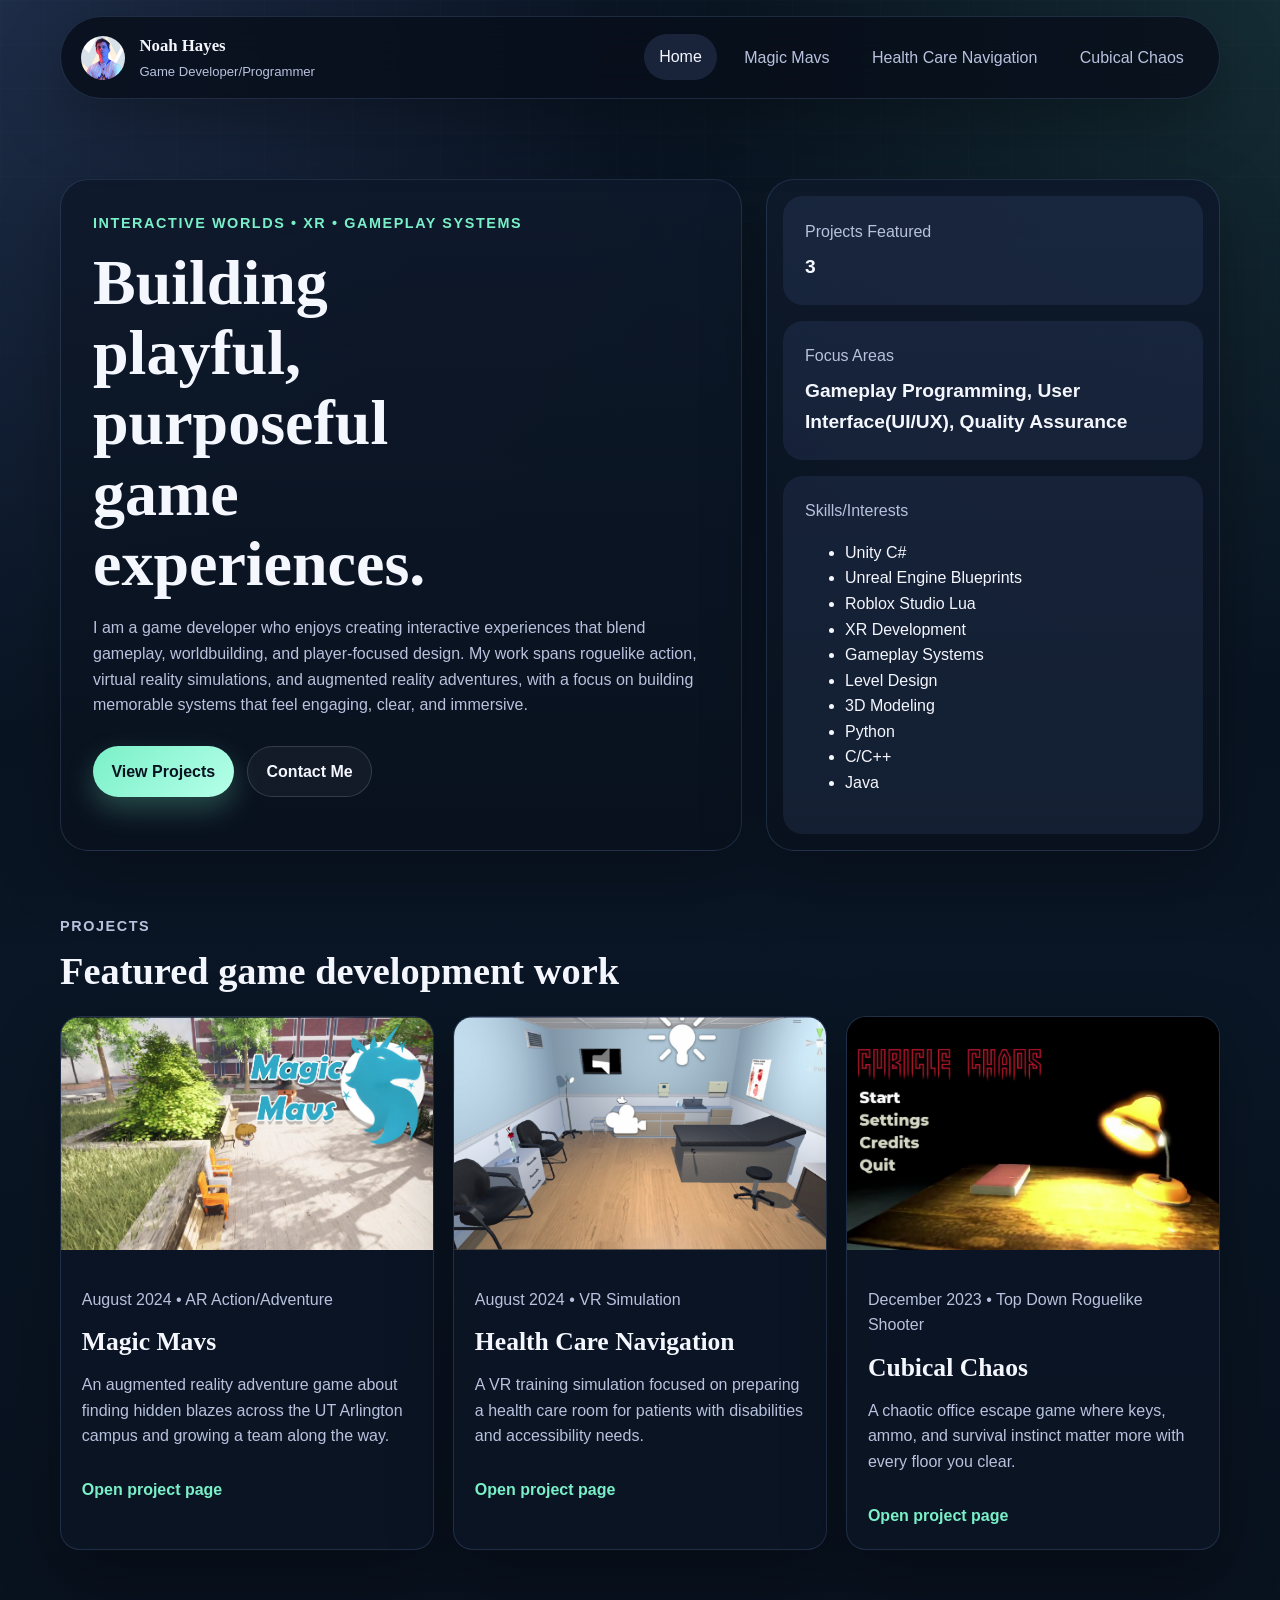
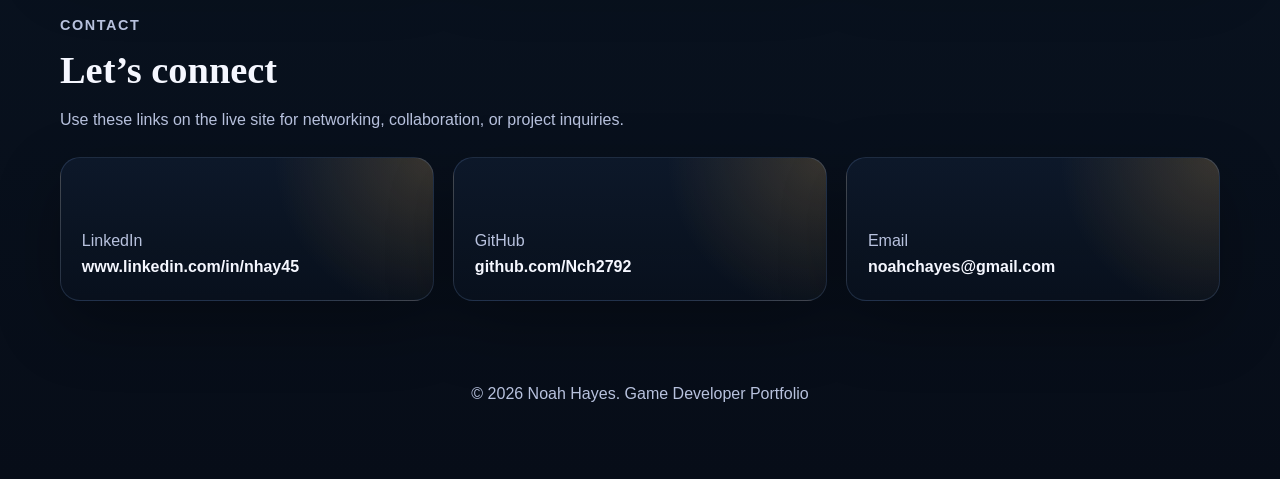
<file: Personal Website/index.html>
<!DOCTYPE html>
<html lang="en">
<head>
  <meta charset="UTF-8">
  <meta name="viewport" content="width=device-width, initial-scale=1.0">
  <title>Noah Hayes | Game Development Portfolio</title>
  <meta
    name="description"
    content="Portfolio website template for Noah Hayes featuring game development projects, media placeholders, and contact information."
  >
  <link rel="stylesheet" href="styles.css">
  <script src="script.js" defer></script>
</head>
<body data-page="home">
  <div class="site-shell">
    <header class="site-header">
      <a class="brand" href="index.html">
        <!-- <span class="brand-mark">NH</span> -->
        <img src="assets/images/player.png" alt="Noah Hayes" class="profile-pic">
        <span class="brand-text">
          <strong>Noah Hayes</strong>
          <span>Game Developer/Programmer</span>
        </span>
      </a>

      <button class="menu-toggle" type="button" aria-expanded="false" aria-controls="site-nav">
        Menu
      </button>

      <nav class="site-nav" id="site-nav" aria-label="Primary">
        <a href="index.html">Home</a>
        <a href="magic-mavs.html">Magic Mavs</a>
        <a href="health-care-navigation.html">Health Care Navigation</a>
        <a href="cubical-chaos.html">Cubical Chaos</a>
      </nav>
    </header>

    <main>
      <section class="hero hero-home">
        <div class="hero-copy reveal">
          <p class="eyebrow">Interactive Worlds • XR • Gameplay Systems</p>
          <h1>Building playful, purposeful game experiences.</h1>
          <p class="hero-text">
            <!-- Edit this paragraph anytime to update your bio on the homepage. -->
            I am a game developer who enjoys creating interactive experiences that blend gameplay,
            worldbuilding, and player-focused design. My work spans roguelike action, virtual
            reality simulations, and augmented reality adventures, with a focus on building
            memorable systems that feel engaging, clear, and immersive.
          </p>

          <div class="hero-actions">
            <a class="button button-primary" href="#projects">View Projects</a>
            <a class="button button-secondary" href="#contact">Contact Me</a>
          </div>
        </div>

        <div class="hero-panel reveal">
          <div class="hero-stat-card">
            <span>Projects Featured</span>
            <strong>3</strong>
          </div>
          <div class="hero-stat-card">
            <span>Focus Areas</span>
            <strong>Gameplay Programming, User Interface(UI/UX), Quality Assurance</strong>
          </div>
          <div class="hero-stat-card">
            <span>Skills/Interests</span>
            <!--<strong>New screenshots and videos</strong>-->
            <ul>
              <li>Unity C#</li>
              <li>Unreal Engine Blueprints</li>
              <li>Roblox Studio Lua</li>
              <li>XR Development</li>
              <li>Gameplay Systems</li>
              <li>Level Design</li>
              <li>3D Modeling</li>
              <li>Python</li>
              <li>C/C++</li>
              <li>Java</li>
            </ul>
          </div>
        </div>
      </section>

      <section class="section" id="projects">
        <div class="section-heading reveal">
          <p class="eyebrow">Projects</p>
          <h2>Featured game development work</h2>
          <!-- <p>
            Each project page already includes placeholder media, overview text, and a structure
            you can expand anytime.
          </p> -->
        </div>

        <div class="project-grid">
          <article class="project-card reveal">
            <img
              src="assets/images/magicmavs.png"
              alt="Magic Mavs placeholder cover art"
              class="project-thumb"
            >
            <div class="project-card-body">
              <p class="project-meta">August 2024 • AR Action/Adventure</p>
              <h3>Magic Mavs</h3>
              <p>
                An augmented reality adventure game about finding hidden blazes across the UT Arlington campus and
                growing a team along the way.
              </p>
              <a class="text-link" href="magic-mavs.html">Open project page</a>
            </div>
          </article>

          <article class="project-card reveal">
            <img
              src="assets/images/healthcarenavigation.png"
              alt="Health Care Navigation placeholder cover art"
              class="project-thumb"
            >
            <div class="project-card-body">
              <p class="project-meta">August 2024 • VR Simulation</p>
              <h3>Health Care Navigation</h3>
              <p>
                A VR training simulation focused on preparing a health care room for patients with
                disabilities and accessibility needs.
              </p>
              <a class="text-link" href="health-care-navigation.html">Open project page</a>
            </div>
          </article>

          <article class="project-card reveal">
            <img
              src="assets/images/cubicalchaos.png"
              alt="Cubical Chaos placeholder cover art"
              class="project-thumb"
            >
            <div class="project-card-body">
              <p class="project-meta">December 2023 • Top Down Roguelike Shooter</p>
              <h3>Cubical Chaos</h3>
              <p>
                A chaotic office escape game where keys, ammo, and survival instinct matter more
                with every floor you clear.
              </p>
              <a class="text-link" href="cubical-chaos.html">Open project page</a>
            </div>
          </article>
        </div>
      </section>

      <section class="section section-contact" id="contact">
        <div class="section-heading reveal">
          <p class="eyebrow">Contact</p>
          <h2>Let’s connect</h2>
          <p>Use these links on the live site for networking, collaboration, or project inquiries.</p>
        </div>

        <div class="contact-grid">
          <a class="contact-card reveal" href="https://www.linkedin.com/in/nhay45" target="_blank" rel="noreferrer">
            <span class="contact-label">LinkedIn</span>
            <strong>www.linkedin.com/in/nhay45</strong>
          </a>
          <a class="contact-card reveal" href="https://github.com/Nch2792" target="_blank" rel="noreferrer">
            <span class="contact-label">GitHub</span>
            <strong>github.com/Nch2792</strong>
          </a>
          <a class="contact-card reveal" href="mailto:noahchayes@gmail.com">
            <span class="contact-label">Email</span>
            <strong>noahchayes@gmail.com</strong>
          </a>
        </div>
      </section>
    </main>

    <footer class="site-footer">
      <p>© <span id="current-year"></span> Noah Hayes. Game Developer Portfolio</p>
    </footer>
  </div>
</body>
</html>
</file>
<file: Personal Website/styles.css>
:root {
  --bg: #09111d;
  --bg-soft: #101b2f;
  --surface: rgba(12, 21, 37, 0.82);
  --surface-strong: rgba(15, 27, 46, 0.94);
  --surface-border: rgba(143, 185, 255, 0.16);
  --text: #f5f7ff;
  --muted: #b8c2de;
  --accent: #7af0c8;
  --accent-strong: #ffb84d;
  --accent-secondary: #84a8ff;
  --shadow: 0 24px 65px rgba(0, 0, 0, 0.3);
  --radius-xl: 28px;
  --radius-lg: 20px;
  --radius-md: 14px;
  --content-width: 1160px;
}

* {
  box-sizing: border-box;
}

html {
  scroll-behavior: smooth;
}

body {
  margin: 0;
  min-height: 100vh;
  font-family: "Trebuchet MS", "Segoe UI", sans-serif;
  color: var(--text);
  background:
    radial-gradient(circle at top left, rgba(132, 168, 255, 0.18), transparent 30%),
    radial-gradient(circle at top right, rgba(122, 240, 200, 0.12), transparent 28%),
    linear-gradient(180deg, #07111f 0%, #0a1625 50%, #070d18 100%);
  line-height: 1.6;
}

body::before {
  content: "";
  position: fixed;
  inset: 0;
  pointer-events: none;
  background-image:
    linear-gradient(rgba(255, 255, 255, 0.025) 1px, transparent 1px),
    linear-gradient(90deg, rgba(255, 255, 255, 0.025) 1px, transparent 1px);
  background-size: 44px 44px;
  mask-image: linear-gradient(180deg, rgba(0, 0, 0, 0.55), transparent 85%);
}

a {
  color: inherit;
  text-decoration: none;
}

img {
  display: block;
  max-width: 100%;
}

.site-shell {
  width: min(calc(100% - 2rem), var(--content-width));
  margin: 0 auto;
  padding-bottom: 2.5rem;
}

.site-header {
  position: sticky;
  top: 0.75rem;
  z-index: 10;
  display: flex;
  align-items: center;
  justify-content: space-between;
  gap: 1rem;
  margin-top: 1rem;
  padding: 1rem 1.25rem;
  border: 1px solid var(--surface-border);
  border-radius: 999px;
  background: rgba(8, 14, 26, 0.82);
  backdrop-filter: blur(18px);
  box-shadow: var(--shadow);
}

.brand {
  display: inline-flex;
  align-items: center;
  gap: 0.9rem;
}

.brand-mark {
  display: grid;
  place-items: center;
  width: 2.75rem;
  height: 2.75rem;
  border-radius: 50%;
  background: linear-gradient(135deg, var(--accent-secondary), var(--accent));
  color: #07111f;
  font-weight: 800;
  letter-spacing: 0.05em;
}

.profile-pic {
  width: 2.75rem;
  height: 2.75rem;
  border-radius: 50%;
  position: relative;
  object-fit: cover;
  object-position: 10% 10%;
}

.brand-text {
  display: grid;
  gap: 0.1rem;
}

.brand-text strong {
  font-family: Georgia, "Times New Roman", serif;
  font-size: 1.05rem;
}

.brand-text span {
  font-size: 0.82rem;
  color: var(--muted);
}

.site-nav {
  display: flex;
  align-items: center;
  gap: 0.75rem;
}

.site-nav a {
  padding: 0.65rem 0.95rem;
  color: var(--muted);
  border-radius: 999px;
  transition: background-color 180ms ease, color 180ms ease, transform 180ms ease;
}

.site-nav a:hover,
.site-nav a.is-active {
  color: var(--text);
  background: rgba(132, 168, 255, 0.14);
  transform: translateY(-1px);
}

.menu-toggle {
  display: none;
  border: 0;
  border-radius: 999px;
  padding: 0.75rem 1rem;
  color: var(--text);
  background: rgba(132, 168, 255, 0.14);
  font: inherit;
}

.hero,
.project-hero {
  display: grid;
  grid-template-columns: minmax(0, 1.2fr) minmax(280px, 0.8fr);
  gap: 1.5rem;
  align-items: stretch;
  padding: 5rem 0 2rem;
}

.hero-copy,
.hero-panel,
.project-hero-copy,
.project-hero-image {
  border: 1px solid var(--surface-border);
  border-radius: var(--radius-xl);
  background: linear-gradient(180deg, rgba(14, 25, 43, 0.9), rgba(9, 17, 29, 0.88));
  box-shadow: var(--shadow);
  object-position: 94% 10%;
}

.hero-copy,
.hero-panel,
.project-hero-copy,
.project-hero-image-magic-mavs {
  border: 1px solid var(--surface-border);
  border-radius: var(--radius-xl);
  background: linear-gradient(180deg, rgba(14, 25, 43, 0.9), rgba(9, 17, 29, 0.88));
  box-shadow: var(--shadow);
  object-position: 90% 10%;
}

.hero-copy,
.hero-panel,
.project-hero-copy,
.project-hero-image-magic-mavs {
  border: 1px solid var(--surface-border);
  border-radius: var(--radius-xl);
  background: linear-gradient(180deg, rgba(14, 25, 43, 0.9), rgba(9, 17, 29, 0.88));
  box-shadow: var(--shadow);
  object-position: 90% 10%;
}

.hero-copy,
.hero-panel,
.project-hero-copy,
.project-hero-image-health-care {
  border: 1px solid var(--surface-border);
  border-radius: var(--radius-xl);
  background: linear-gradient(180deg, rgba(14, 25, 43, 0.9), rgba(9, 17, 29, 0.88));
  box-shadow: var(--shadow);
  object-position: 50% 10%;
}

.hero-copy,
.project-hero-copy {
  padding: 2rem;
}

.hero-panel {
  display: grid;
  gap: 1rem;
  padding: 1rem;
}

/* .hero-panel .hero-stat-card:nth-child(2) {
  transform: translateX(1.2rem);
}

.hero-panel .hero-stat-card:nth-child(3) {
  transform: translateX(2.4rem);
} */

.hero-stat-card {
  padding: 1.4rem;
  border-radius: var(--radius-lg);
  background: rgba(132, 168, 255, 0.09);
}

.hero-stat-card span,
.project-meta,
.contact-label,
.project-details span {
  color: var(--muted);
}

.hero-stat-card strong {
  display: block;
  margin-top: 0.45rem;
  font-size: 1.2rem;
}

.eyebrow {
  margin: 0 0 0.75rem;
  color: var(--accent);
  font-size: 0.9rem;
  font-weight: 700;
  letter-spacing: 0.11em;
  text-transform: uppercase;
}

h1,
h2,
h3 {
  margin: 0;
  font-family: Georgia, "Times New Roman", serif;
  line-height: 1.1;
}

h1 {
  font-size: clamp(2.7rem, 5vw, 4.7rem);
  max-width: 11ch;
}

h2 {
  font-size: clamp(2rem, 3vw, 3rem);
}

h3 {
  font-size: 1.6rem;
}

.hero-text,
.project-description,
.section-heading p,
.project-card-body p {
  max-width: 68ch;
  color: var(--muted);
}

.hero-actions {
  display: flex;
  flex-wrap: wrap;
  gap: 0.85rem;
  margin-top: 1.75rem;
}

.button {
  display: inline-flex;
  align-items: center;
  justify-content: center;
  min-height: 3rem;
  padding: 0.75rem 1.15rem;
  border-radius: 999px;
  font-weight: 700;
  transition: transform 180ms ease, box-shadow 180ms ease, background-color 180ms ease;
}

.button:hover {
  transform: translateY(-2px);
}

.button-primary {
  color: #07111f;
  background: linear-gradient(135deg, var(--accent), #b5ffe8);
  box-shadow: 0 12px 28px rgba(122, 240, 200, 0.26);
}

.button-secondary {
  border: 1px solid rgba(255, 255, 255, 0.14);
  background: rgba(255, 255, 255, 0.04);
}

.section {
  padding: 2rem 0;
}

.section-heading {
  margin-bottom: 1.5rem;
}

.project-grid,
.contact-grid,
.media-grid {
  display: grid;
  gap: 1.2rem;
}

.project-grid {
  grid-template-columns: repeat(3, minmax(0, 1fr));
}

.contact-grid {
  grid-template-columns: repeat(3, minmax(0, 1fr));
}

.media-grid-images {
  grid-template-columns: repeat(2, minmax(0, 1fr));
}

.project-card,
.contact-card,
.media-card {
  overflow: hidden;
  border: 1px solid var(--surface-border);
  border-radius: var(--radius-lg);
  background: var(--surface);
  box-shadow: var(--shadow);
}

.project-thumb {
  aspect-ratio: 16 / 10;
  width: 100%;
  object-fit: cover;
}

.project-card-body,
.contact-card {
  padding: 1.3rem;
}

.contact-card {
  min-height: 9rem;
  display: grid;
  align-content: end;
  background:
    radial-gradient(circle at top right, rgba(255, 184, 77, 0.18), transparent 40%),
    linear-gradient(180deg, rgba(14, 25, 43, 0.92), rgba(9, 17, 29, 0.88));
}

.text-link {
  display: inline-flex;
  margin-top: 0.75rem;
  color: var(--accent);
  font-weight: 700;
}

.project-page {
  padding-top: 3.5rem;
}

.project-details {
  display: flex;
  flex-wrap: wrap;
  gap: 0.85rem 1.4rem;
  margin: 1.25rem 0;
}

.project-hero-image,
.project-hero-image-magic-mavs {
  aspect-ratio: 4 / 5;
  width: 100%;
  object-fit: cover;
}

.project-hero-image,
.project-hero-image-health-care {
  aspect-ratio: 4 / 5;
  width: 100%;
  object-fit: cover;
}

.media-card img,
.video-placeholder-object {
  width: 100%;
  aspect-ratio: 16 / 9;
  border: 0;
  object-fit: cover;
}

.media-card figcaption {
  padding: 0.9rem 1rem 1rem;
  color: var(--muted);
}

.media-card-video {
  padding: 0.65rem;
  background: rgba(7, 13, 24, 0.92);
}

.site-footer {
  padding: 2rem 0 1rem;
  color: var(--muted);
  text-align: center;
}

.reveal {
  opacity: 0;
  transform: translateY(18px);
  transition: opacity 500ms ease, transform 500ms ease;
}

.reveal.is-visible {
  opacity: 1;
  transform: translateY(0);
}

@media (max-width: 980px) {
  .hero,
  .project-hero,
  .project-grid,
  .contact-grid {
    grid-template-columns: 1fr;
  }

  .hero-panel .hero-stat-card:nth-child(2),
  .hero-panel .hero-stat-card:nth-child(3) {
    transform: none;
  }

  .site-header {
    flex-wrap: wrap;
    border-radius: 26px;
  }

  .menu-toggle {
    display: inline-flex;
  }

  .site-nav {
    display: none;
    width: 100%;
    flex-direction: column;
    align-items: stretch;
    padding-top: 0.35rem;
  }

  .site-nav.is-open {
    display: flex;
  }

  .site-nav a {
    text-align: center;
  }
}

@media (max-width: 720px) {
  .site-shell {
    width: min(calc(100% - 1rem), var(--content-width));
  }

  .hero,
  .project-hero {
    padding-top: 4.25rem;
  }

  .hero-copy,
  .project-hero-copy {
    padding: 1.35rem;
  }

  .media-grid-images {
    grid-template-columns: 1fr;
  }
}
</file>
